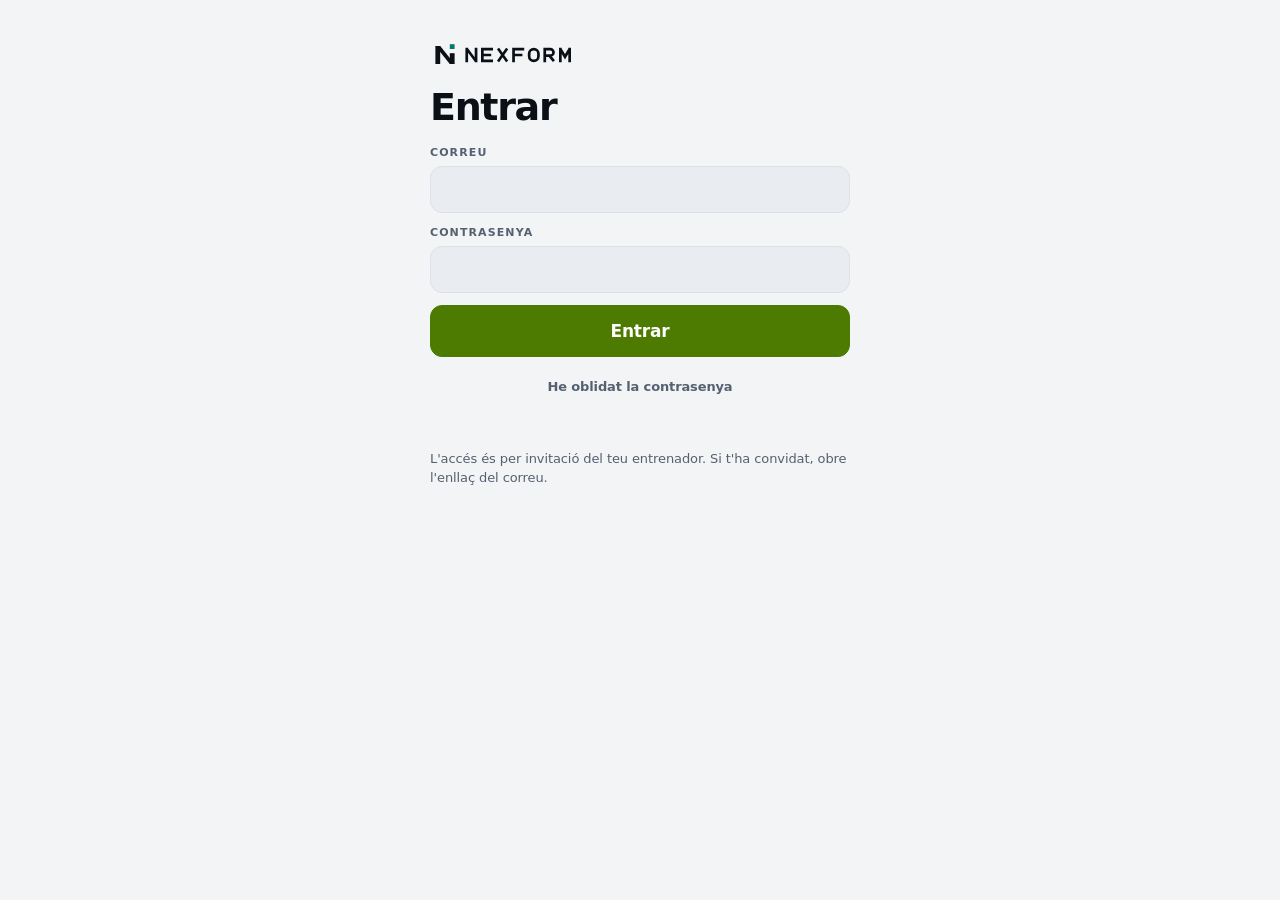
<file: index.html>
<!doctype html><html lang="ca"><head><meta charset="utf-8">
<meta http-equiv="Content-Security-Policy" content="default-src 'self'; script-src 'self'; style-src 'self' 'unsafe-inline' https://fonts.googleapis.com; font-src 'self' https://fonts.gstatic.com data:; img-src 'self' data: blob: https://tsgvbxvrufuqlbzekmwd.supabase.co; connect-src 'self' https://tsgvbxvrufuqlbzekmwd.supabase.co wss://tsgvbxvrufuqlbzekmwd.supabase.co; worker-src 'self'; manifest-src 'self'; media-src 'self' blob: data:; object-src 'none'; base-uri 'self'; form-action 'self'">
<meta name="viewport" content="width=device-width,initial-scale=1,viewport-fit=cover">
<meta name="theme-color" content="#07090D">
<meta name="apple-mobile-web-app-capable" content="yes">
<meta name="mobile-web-app-capable" content="yes">
<meta name="apple-mobile-web-app-status-bar-style" content="black-translucent">
<meta name="apple-mobile-web-app-title" content="NEXFORM">
<link rel="manifest" href="manifest.webmanifest">
<link rel="apple-touch-icon" href="apple-touch-icon.png?v=4">
<link rel="icon" href="icon-192.png?v=4">
<style>:root{box-sizing:border-box;padding-top:env(safe-area-inset-top,0px);padding-bottom:env(safe-area-inset-bottom,0px)}html{scroll-padding-top:env(safe-area-inset-top,0px)}body{margin:0;font:14px -apple-system,BlinkMacSystemFont,sans-serif}img{max-width:100%}[hidden]{display:none!important}
#login{position:fixed;inset:0;z-index:50;background:var(--bg,#07090D);color:var(--fg,#eef1f4);overflow:auto;padding:calc(40px + env(safe-area-inset-top,0px)) max(20px,env(safe-area-inset-right,0px)) 40px max(20px,env(safe-area-inset-left,0px))}
.lgin{max-width:420px;margin:0 auto;display:flex;flex-direction:column;gap:18px}
.lgbrand{display:flex;flex-direction:column;gap:8px;font-family:Inter,system-ui,sans-serif}.lgbrand .nxlogo{height:30px;width:auto;align-self:flex-start}.lgbrand i{font-style:normal;font-weight:600;font-size:12px;letter-spacing:.14em;text-transform:uppercase;color:var(--muted,#8B97A6)}</style>
<script src="vendor/supabase-2.45.4.js"></script>
<script src="store.js"></script>
</head><body>
<title>NEXFORM</title>

<link rel="preconnect" href="https://fonts.googleapis.com">
<link rel="preconnect" href="https://fonts.gstatic.com" crossorigin>
<link rel="stylesheet" href="https://fonts.googleapis.com/css2?family=Inter:ital,opsz,wght@0,14..32,400..900;1,14..32,500..900&display=swap">
<link rel="stylesheet" href="app.css?v=39">
<div id="splash" class="splash" aria-hidden="true"><div class="sp-in"><span class="sp-brand">NEXFORM</span><div class="sp-n"><span>3</span><span>2</span><span>1</span><span class="go">Som-hi!</span></div><p class="sp-f"></p></div></div>
<script src="splash.js"></script>

<div class="wrap">
  <header class="top" id="top"></header>
  <div id="status"></div>
  <div id="pend"></div>
  <main>
    <section id="v-avui"></section>
    <section id="v-pes" hidden></section>
    <section id="v-progres" hidden></section>
    <section id="v-setmana" hidden></section>
    <section id="v-any" hidden></section>
    <section id="v-nutricio" hidden></section>
    <section id="v-informes" hidden></section>
    <section id="v-clients" hidden></section>
    <section id="v-resum" hidden></section>
    <section id="v-rutines" hidden></section>
    <section id="v-pauta" hidden></section>
    <section id="v-fitxa" hidden></section>
    <section id="v-valoracio" hidden></section>
    <section id="v-cos" hidden></section>
    <section id="v-guia" hidden></section>
  </main>
</div>

<nav class="tabs" id="tabs" aria-label="Seccions">
  <div class="in">
    <a href="#avui" data-v="avui"><svg viewBox="0 0 24 24"><path d="M6.5 6.5v11M17.5 6.5v11M3.5 9v6M20.5 9v6M6.5 12h11"/></svg>Avui</a>
    <a href="#pes" data-v="pes"><svg viewBox="0 0 24 24"><rect x="4" y="4" width="16" height="16" rx="4"/><path d="M9 9.5a4 4 0 0 1 6 0M12 12l1.5-2.5"/></svg>Pes</a>
    <a href="#setmana" data-v="setmana"><svg viewBox="0 0 24 24"><rect x="4" y="5" width="16" height="15" rx="2"/><path d="M4 10h16M9 3v4M15 3v4"/></svg>Ritme</a>
    <a href="#nutricio" data-v="nutricio"><svg viewBox="0 0 24 24"><path d="M12 7c-1.5-2.5-6.5-2.5-7 2.5-.4 4.5 2.5 10.5 5 10.5 1 0 1.3-.6 2-.6s1 .6 2 .6c2.5 0 5.4-6 5-10.5C18.5 4.5 13.5 4.5 12 7z"/><path d="M12 7c0-2 1-3.5 3-4"/></svg>Menjar</a>
    <a href="#informes" data-v="informes"><svg viewBox="0 0 24 24"><circle cx="12" cy="8" r="4"/><path d="M4 21c0-4.4 3.6-7 8-7s8 2.6 8 7"/></svg>Jo</a>
  </div>
</nav>
<div class="wobar" id="wobar" hidden></div>
<div class="rest" id="rest" hidden></div>
<div class="rest-go" id="restgo" role="alertdialog" aria-live="assertive" aria-label="Descans acabat" hidden></div>
<div class="scrim" id="scrim" hidden><div class="sheet" id="sheet" role="dialog" aria-modal="true"></div></div>
<div id="toast" class="toast" hidden></div>
<input type="file" id="photo-in" accept="image/*" hidden>
<input type="file" id="pp-in" accept="image/*" hidden>
<input type="file" id="imp-in" accept="application/json,.json" hidden>
<div id="lb" class="lb" hidden><p id="lb-name"></p><img id="lb-img" alt=""><div class="actions"><button id="lb-change">Canviar foto</button><button class="primary" id="lb-close">Tancar</button></div></div>

<script src="vendor/chart-4.4.1.umd.js"></script>
<script src="coach.js"></script>
<script src="valoracio.js"></script>
<script src="senseapp.js"></script>
<script src="exphotos.js"></script>
<script src="jo.js"></script>
<script src="engage.js"></script>
<script src="evolution.js"></script>
<script src="app.js"></script>

</body></html>
</file>
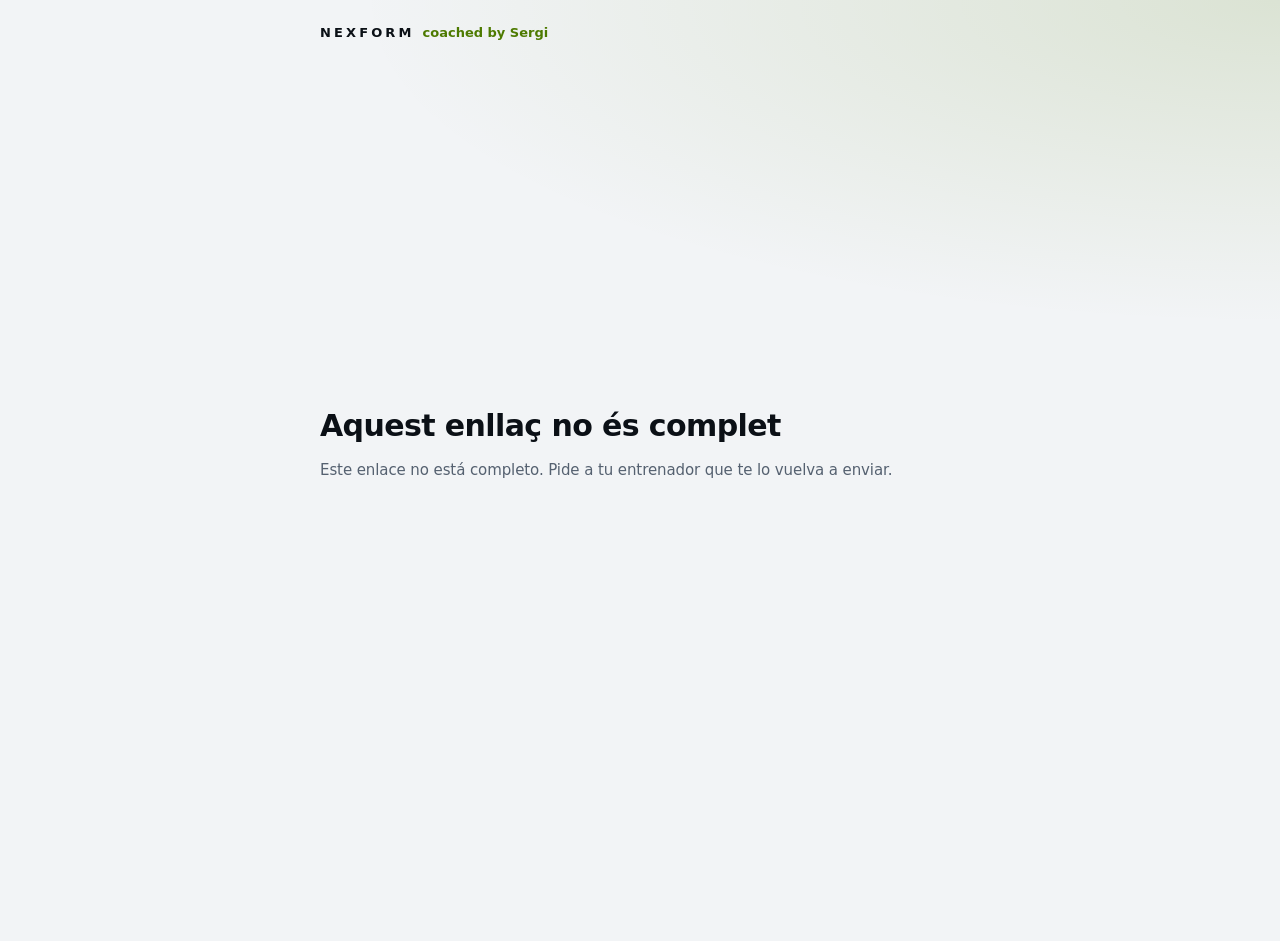
<file: formulari.html>
<!doctype html>
<html lang="ca">
<head>
<meta charset="utf-8">
<meta http-equiv="Content-Security-Policy" content="default-src 'self'; script-src 'self'; style-src 'self' 'unsafe-inline' https://fonts.googleapis.com; font-src 'self' https://fonts.gstatic.com data:; img-src 'self' data:; connect-src https://tsgvbxvrufuqlbzekmwd.supabase.co; object-src 'none'; base-uri 'self'; form-action 'none'">
<meta name="viewport" content="width=device-width,initial-scale=1,viewport-fit=cover">
<meta name="theme-color" content="#07090D">
<meta name="robots" content="noindex,nofollow">
<meta name="referrer" content="no-referrer">
<title>Valoració inicial · NEXFORM</title>
<link rel="icon" href="icon-192.png?v=4">
<link rel="preconnect" href="https://fonts.googleapis.com">
<link rel="preconnect" href="https://fonts.gstatic.com" crossorigin>
<link rel="stylesheet" href="https://fonts.googleapis.com/css2?family=Inter:ital,opsz,wght@0,14..32,400..900;1,14..32,500..900&display=swap">
<link rel="stylesheet" href="app.css?v=37">
<style>.fbrand{display:flex;align-items:center;gap:8px;font-weight:800;letter-spacing:.24em;font-size:13px;padding-block:16px 6px}.fbrand i{font-style:normal;font-weight:600;letter-spacing:0;color:var(--accent)}</style>
</head>
<body>
<div class="wrap">
  <div class="fbrand">NEXFORM <i>coached by Sergi</i></div>
  <main><section id="v-valoracio"><p class="sub">Carregant…</p></section></main>
</div>
<script src="formulari.js?v=3"></script>
<script src="valoracio.js?v=3"></script>
</body>
</html>
</file>
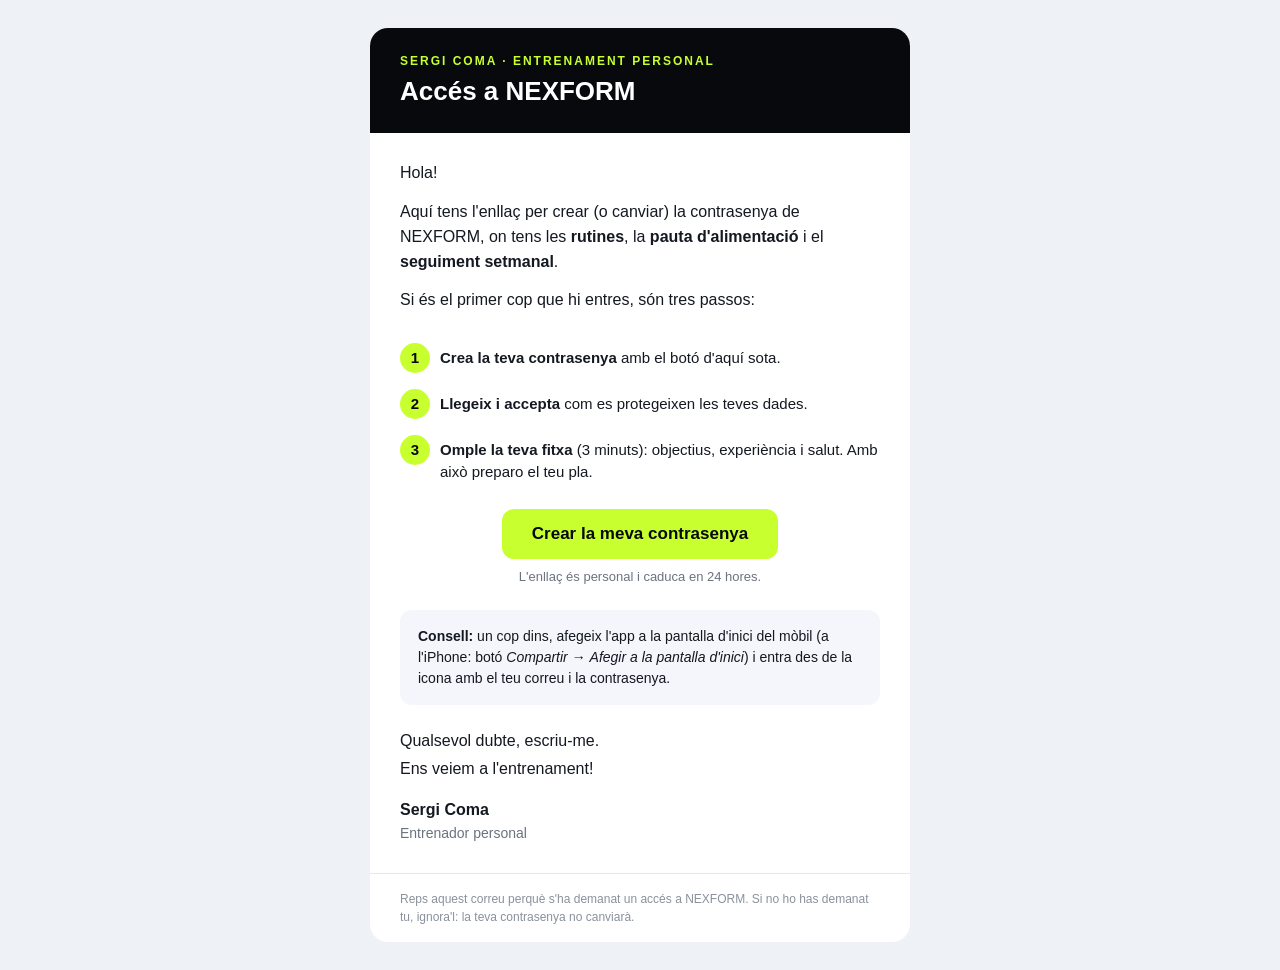
<file: emails/acces.html>
<!doctype html>
<html lang="ca">
<head>
<meta charset="utf-8">
<meta name="viewport" content="width=device-width,initial-scale=1">
<meta name="color-scheme" content="light only">
<title>Accés a NEXFORM</title>
</head>
<body style="margin:0;padding:0;background:#eef1f6;font-family:-apple-system,BlinkMacSystemFont,'Segoe UI',Roboto,Helvetica,Arial,sans-serif;color:#141821;">
<div style="display:none;max-height:0;overflow:hidden;">Crea o canvia la contrasenya per entrar a NEXFORM.</div>
<table role="presentation" width="100%" cellpadding="0" cellspacing="0" style="background:#eef1f6;">
<tr><td align="center" style="padding:28px 14px;">
  <table role="presentation" width="100%" cellpadding="0" cellspacing="0" style="max-width:540px;background:#ffffff;border-radius:18px;overflow:hidden;">
    <tr><td style="background:#07090D;padding:26px 30px;">
      <div style="font-size:12px;letter-spacing:2px;text-transform:uppercase;color:#C8FF2E;font-weight:700;">Sergi Coma · Entrenament personal</div>
      <div style="font-size:26px;line-height:1.2;color:#ffffff;font-weight:800;margin-top:8px;">Accés a NEXFORM</div>
    </td></tr>
    <tr><td style="padding:28px 30px 8px;font-size:16px;line-height:1.55;">
      <p style="margin:0 0 14px;">Hola!</p>
      <p style="margin:0 0 14px;">Aquí tens l'enllaç per crear (o canviar) la contrasenya de NEXFORM, on tens les <b>rutines</b>, la <b>pauta d'alimentació</b> i el <b>seguiment setmanal</b>.</p>
      <p style="margin:0 0 22px;">Si és el primer cop que hi entres, són tres passos:</p>
    </td></tr>
    <tr><td style="padding:0 30px;">
      <table role="presentation" width="100%" cellpadding="0" cellspacing="0">
        <tr><td width="40" valign="top" style="padding:0 0 16px;"><div style="width:30px;height:30px;border-radius:15px;background:#C8FF2E;color:#07090D;font-weight:800;font-size:15px;line-height:30px;text-align:center;">1</div></td>
            <td valign="top" style="padding:4px 0 16px;font-size:15px;line-height:1.45;"><b>Crea la teva contrasenya</b> amb el botó d'aquí sota.</td></tr>
        <tr><td width="40" valign="top" style="padding:0 0 16px;"><div style="width:30px;height:30px;border-radius:15px;background:#C8FF2E;color:#07090D;font-weight:800;font-size:15px;line-height:30px;text-align:center;">2</div></td>
            <td valign="top" style="padding:4px 0 16px;font-size:15px;line-height:1.45;"><b>Llegeix i accepta</b> com es protegeixen les teves dades.</td></tr>
        <tr><td width="40" valign="top" style="padding:0 0 16px;"><div style="width:30px;height:30px;border-radius:15px;background:#C8FF2E;color:#07090D;font-weight:800;font-size:15px;line-height:30px;text-align:center;">3</div></td>
            <td valign="top" style="padding:4px 0 16px;font-size:15px;line-height:1.45;"><b>Omple la teva fitxa</b> (3 minuts): objectius, experiència i salut. Amb això preparo el teu pla.</td></tr>
      </table>
    </td></tr>
    <tr><td align="center" style="padding:10px 30px 26px;">
      <a href="{{ .ConfirmationURL }}" style="display:inline-block;background:#C8FF2E;color:#07090D;text-decoration:none;font-weight:700;font-size:17px;padding:15px 30px;border-radius:12px;">Crear la meva contrasenya</a>
      <div style="font-size:13px;color:#6b7280;margin-top:10px;">L'enllaç és personal i caduca en 24 hores.</div>
    </td></tr>
    <tr><td style="padding:0 30px 24px;">
      <div style="background:#f4f6fb;border-radius:12px;padding:16px 18px;font-size:14px;line-height:1.5;">
        <b>Consell:</b> un cop dins, afegeix l'app a la pantalla d'inici del mòbil (a l'iPhone: botó <i>Compartir</i> → <i>Afegir a la pantalla d'inici</i>) i entra des de la icona amb el teu correu i la contrasenya.
      </div>
    </td></tr>
    <tr><td style="padding:0 30px 28px;font-size:16px;line-height:1.55;">
      <p style="margin:0 0 4px;">Qualsevol dubte, escriu-me.</p>
      <p style="margin:0;">Ens veiem a l'entrenament!</p>
      <p style="margin:16px 0 0;font-weight:700;">Sergi Coma</p>
      <p style="margin:0;color:#6b7280;font-size:14px;">Entrenador personal</p>
    </td></tr>
    <tr><td style="border-top:1px solid #e5e7eb;padding:16px 30px;font-size:12px;line-height:1.5;color:#8a919c;">
      Reps aquest correu perquè s'ha demanat un accés a NEXFORM. Si no ho has demanat tu, ignora'l: la teva contrasenya no canviarà.
    </td></tr>
  </table>
</td></tr>
</table>
</body>
</html>
</file>
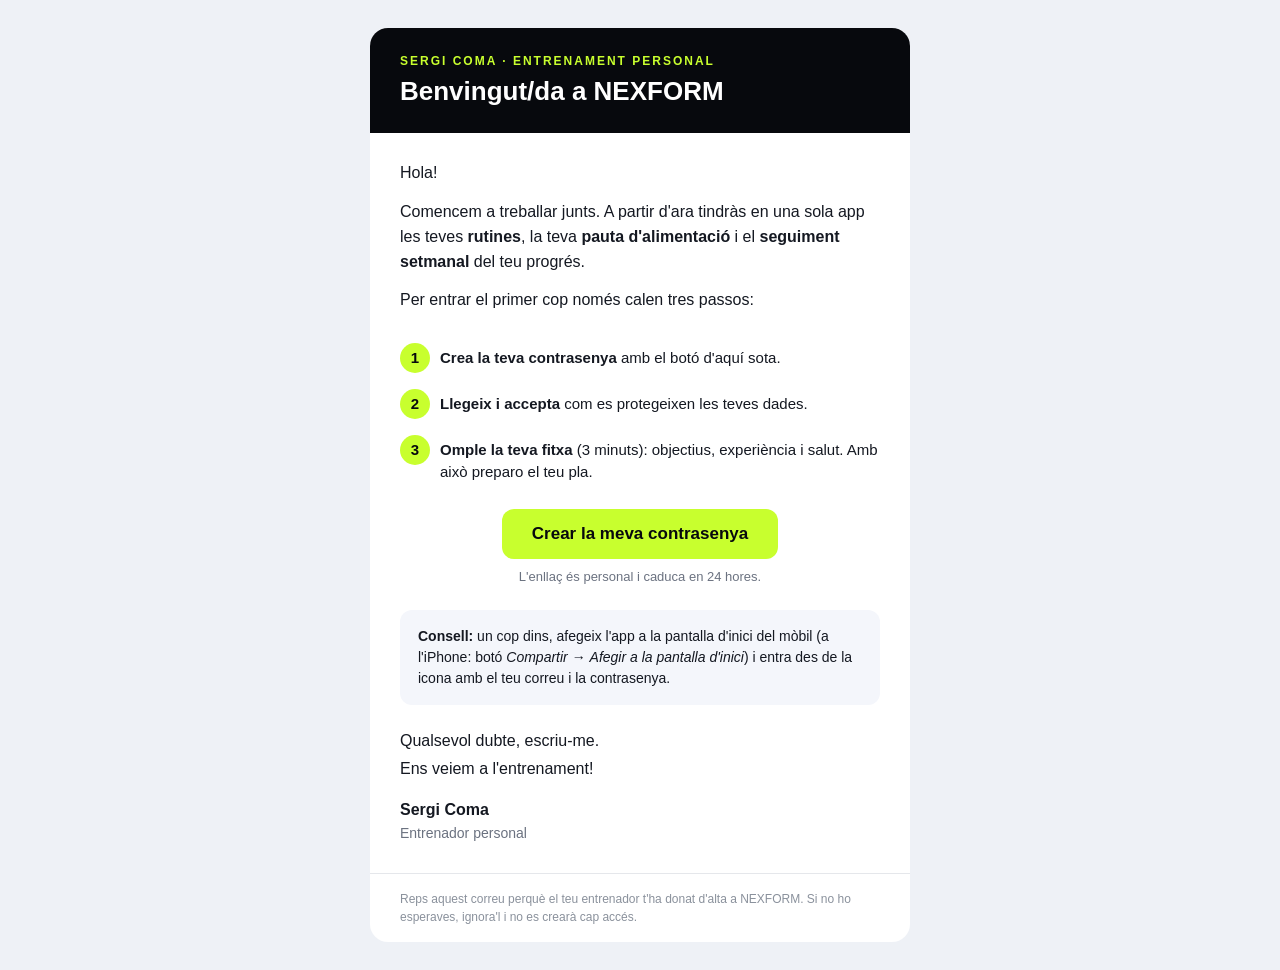
<file: emails/benvinguda.html>
<!doctype html>
<html lang="ca">
<head>
<meta charset="utf-8">
<meta name="viewport" content="width=device-width,initial-scale=1">
<meta name="color-scheme" content="light only">
<title>Benvinguda a NEXFORM</title>
</head>
<body style="margin:0;padding:0;background:#eef1f6;font-family:-apple-system,BlinkMacSystemFont,'Segoe UI',Roboto,Helvetica,Arial,sans-serif;color:#141821;">
<div style="display:none;max-height:0;overflow:hidden;">Ja tens accés a les teves rutines, la teva pauta i el seguiment. Crea la contrasenya per començar.</div>
<table role="presentation" width="100%" cellpadding="0" cellspacing="0" style="background:#eef1f6;">
<tr><td align="center" style="padding:28px 14px;">
  <table role="presentation" width="100%" cellpadding="0" cellspacing="0" style="max-width:540px;background:#ffffff;border-radius:18px;overflow:hidden;">
    <tr><td style="background:#07090D;padding:26px 30px;">
      <div style="font-size:12px;letter-spacing:2px;text-transform:uppercase;color:#C8FF2E;font-weight:700;">Sergi Coma · Entrenament personal</div>
      <div style="font-size:26px;line-height:1.2;color:#ffffff;font-weight:800;margin-top:8px;">Benvingut/da a NEXFORM</div>
    </td></tr>
    <tr><td style="padding:28px 30px 8px;font-size:16px;line-height:1.55;">
      <p style="margin:0 0 14px;">Hola!</p>
      <p style="margin:0 0 14px;">Comencem a treballar junts. A partir d'ara tindràs en una sola app les teves <b>rutines</b>, la teva <b>pauta d'alimentació</b> i el <b>seguiment setmanal</b> del teu progrés.</p>
      <p style="margin:0 0 22px;">Per entrar el primer cop només calen tres passos:</p>
    </td></tr>
    <tr><td style="padding:0 30px;">
      <table role="presentation" width="100%" cellpadding="0" cellspacing="0">
        <tr><td width="40" valign="top" style="padding:0 0 16px;"><div style="width:30px;height:30px;border-radius:15px;background:#C8FF2E;color:#07090D;font-weight:800;font-size:15px;line-height:30px;text-align:center;">1</div></td>
            <td valign="top" style="padding:4px 0 16px;font-size:15px;line-height:1.45;"><b>Crea la teva contrasenya</b> amb el botó d'aquí sota.</td></tr>
        <tr><td width="40" valign="top" style="padding:0 0 16px;"><div style="width:30px;height:30px;border-radius:15px;background:#C8FF2E;color:#07090D;font-weight:800;font-size:15px;line-height:30px;text-align:center;">2</div></td>
            <td valign="top" style="padding:4px 0 16px;font-size:15px;line-height:1.45;"><b>Llegeix i accepta</b> com es protegeixen les teves dades.</td></tr>
        <tr><td width="40" valign="top" style="padding:0 0 16px;"><div style="width:30px;height:30px;border-radius:15px;background:#C8FF2E;color:#07090D;font-weight:800;font-size:15px;line-height:30px;text-align:center;">3</div></td>
            <td valign="top" style="padding:4px 0 16px;font-size:15px;line-height:1.45;"><b>Omple la teva fitxa</b> (3 minuts): objectius, experiència i salut. Amb això preparo el teu pla.</td></tr>
      </table>
    </td></tr>
    <tr><td align="center" style="padding:10px 30px 26px;">
      <a href="{{ .ConfirmationURL }}" style="display:inline-block;background:#C8FF2E;color:#07090D;text-decoration:none;font-weight:700;font-size:17px;padding:15px 30px;border-radius:12px;">Crear la meva contrasenya</a>
      <div style="font-size:13px;color:#6b7280;margin-top:10px;">L'enllaç és personal i caduca en 24 hores.</div>
    </td></tr>
    <tr><td style="padding:0 30px 24px;">
      <div style="background:#f4f6fb;border-radius:12px;padding:16px 18px;font-size:14px;line-height:1.5;">
        <b>Consell:</b> un cop dins, afegeix l'app a la pantalla d'inici del mòbil (a l'iPhone: botó <i>Compartir</i> → <i>Afegir a la pantalla d'inici</i>) i entra des de la icona amb el teu correu i la contrasenya.
      </div>
    </td></tr>
    <tr><td style="padding:0 30px 28px;font-size:16px;line-height:1.55;">
      <p style="margin:0 0 4px;">Qualsevol dubte, escriu-me.</p>
      <p style="margin:0;">Ens veiem a l'entrenament!</p>
      <p style="margin:16px 0 0;font-weight:700;">Sergi Coma</p>
      <p style="margin:0;color:#6b7280;font-size:14px;">Entrenador personal</p>
    </td></tr>
    <tr><td style="border-top:1px solid #e5e7eb;padding:16px 30px;font-size:12px;line-height:1.5;color:#8a919c;">
      Reps aquest correu perquè el teu entrenador t'ha donat d'alta a NEXFORM. Si no ho esperaves, ignora'l i no es crearà cap accés.
    </td></tr>
  </table>
</td></tr>
</table>
</body>
</html>
</file>
<file: app.css>
/* NEXFORM · estils de l'app (abans dins d'index.html). Els fa servir també formulari.html. */
/* Layout: app mòbil fosca d'una columna. Inici amb la rutina del dia; mode sessió amb un exercici cada vegada i barra d'accions fixa a baix */
:root{
  --bg:#07090D; --surface:#121821; --raise:#1B2330; --fg:#EDF2F7; --muted:#8B97A6; --line:#263040;
  --accent:#C8FF2E; --accent-2:#22E3D2; --accent-ink:#07090D; --accent-soft:#1E2A0E;
  --grad:linear-gradient(135deg,#C8FF2E 0%,#22E3D2 100%);
  --good:#3ecf8e; --good-ink:#06281a; --good-soft:#11291f; --warn:#FFB23F; --warn-soft:#30250f; --bad:#FF4F64; --bad-soft:#341619;
  --logo-n:#C8FF2E; --logo-s:#22E3D2; --cta:var(--grad); --cta-ink:#07090D;
  --display:"Inter","Inter Display",system-ui,-apple-system,"Segoe UI",sans-serif;
  --body:"Inter",system-ui,-apple-system,"Segoe UI",sans-serif;
  color-scheme:dark;
}
@media (prefers-color-scheme: light){:root:not([data-theme="dark"]){
  --bg:#F2F4F6; --surface:#ffffff; --raise:#E9EDF1; --fg:#0B1016; --muted:#556170; --line:#DCE1E7;
  --accent:#4D7A00; --accent-2:#007A70; --accent-ink:#ffffff; --accent-soft:#E8F3D2; --grad:linear-gradient(135deg,#4D7A00 0%,#007A70 100%); --logo-n:#0B1016; --logo-s:#007A70; --cta:linear-gradient(135deg,#C8FF2E 0%,#A6F01C 100%); --cta-ink:#07090D;
  --good:#13804f; --good-ink:#ffffff; --good-soft:#dcf3e7; --warn:#9a5b00; --warn-soft:#fbeed6; --bad:#c62828; --bad-soft:#fde3e3; color-scheme:light }}
:root[data-theme="light"]{
  --bg:#F2F4F6; --surface:#ffffff; --raise:#E9EDF1; --fg:#0B1016; --muted:#556170; --line:#DCE1E7;
  --accent:#4D7A00; --accent-2:#007A70; --accent-ink:#ffffff; --accent-soft:#E8F3D2; --grad:linear-gradient(135deg,#4D7A00 0%,#007A70 100%); --logo-n:#0B1016; --logo-s:#007A70; --cta:linear-gradient(135deg,#C8FF2E 0%,#A6F01C 100%); --cta-ink:#07090D;
  --good:#13804f; --good-ink:#ffffff; --good-soft:#dcf3e7; --warn:#9a5b00; --warn-soft:#fbeed6; --bad:#c62828; --bad-soft:#fde3e3; color-scheme:light }

*{box-sizing:border-box;-webkit-tap-highlight-color:transparent}
body{background:var(--bg);color:var(--fg);font-family:var(--body);font-size:16px;line-height:1.45;
  padding-left:max(16px,env(safe-area-inset-left,0px));padding-right:max(16px,env(safe-area-inset-right,0px));
  padding-block:0 calc(104px + env(safe-area-inset-bottom,0px))}
body::before{content:"";position:fixed;inset:0 0 auto;height:env(safe-area-inset-top,0px);z-index:10;background:var(--bg)}
.wrap{max-width:640px;margin:0 auto}
h1,h2,h3{font-family:var(--display);margin:0;line-height:1.02;text-wrap:balance}
h1{font-size:40px;font-weight:800;text-transform:uppercase;letter-spacing:.01em}
h1 em,h2 em,.em{font-style:italic;font-weight:800;background:var(--grad);-webkit-background-clip:text;background-clip:text;color:transparent;padding-right:.08em}
body{background-image:radial-gradient(120% 60% at 100% 0%,color-mix(in srgb,var(--accent) 14%,transparent) 0%,transparent 60%);background-attachment:fixed}
h2{font-size:30px;font-weight:700;text-transform:uppercase;letter-spacing:.02em}
h3{font-size:21px;font-weight:700;letter-spacing:.01em}
.lbl{font-size:12px;text-transform:uppercase;letter-spacing:.09em;color:var(--muted);font-weight:600}
.sub{color:var(--muted);margin:0;font-size:15px}
.num{font-variant-numeric:tabular-nums}
.big{font-family:var(--display);font-weight:800;font-variant-numeric:tabular-nums}
.stack{display:flex;flex-direction:column;gap:12px}
.row{display:flex;gap:10px;flex-wrap:wrap;align-items:flex-end}
.row>*{flex:1 1 140px;min-width:0}
label.f{display:flex;flex-direction:column;gap:5px}
input,select,textarea{font:inherit;color:var(--fg);background:var(--raise);border:1px solid var(--line);border-radius:12px;padding:11px 12px;width:100%;min-width:0}
textarea{min-height:84px;resize:vertical}
:focus-visible{outline:2px solid var(--accent);outline-offset:2px}
button{font:inherit;cursor:pointer;border-radius:12px;border:1px solid var(--line);background:var(--raise);color:var(--fg);padding:11px 16px;font-weight:600;touch-action:manipulation}
button.primary{background:var(--accent);border-color:var(--accent);color:var(--accent-ink)}
button.good{background:var(--good);border-color:var(--good);color:var(--good-ink)}
button.ghost{background:transparent;border-style:dashed;color:var(--muted)}
button.plain{background:transparent;border-color:transparent;color:var(--muted);padding:8px 10px}
button.danger{color:var(--bad);background:transparent}
button:disabled{opacity:.5;cursor:default}
.card{background:var(--surface);border:1px solid var(--line);border-radius:18px;padding:16px}
.empty{border:1px dashed var(--line);border-radius:18px;padding:24px 16px;color:var(--muted);text-align:center}
.empty b{color:var(--fg);display:block;margin-bottom:4px;font-family:var(--display);font-size:22px;font-weight:700}
.note{padding:11px 14px;border-radius:12px;font-size:14px;background:var(--warn-soft);color:var(--fg);border:1px solid var(--line)}
#status{margin-top:12px} #status:empty{display:none}
.up{color:var(--good)} .down{color:var(--bad)}

/* capçalera */
.top{position:sticky;top:env(safe-area-inset-top,0px);z-index:6;background:var(--bg);display:flex;align-items:center;justify-content:space-between;gap:10px;padding-block:12px 10px}
.brand{font-family:var(--display);font-weight:800;font-size:19px;letter-spacing:.06em;text-transform:uppercase;white-space:nowrap}
.brand i{font-style:normal;color:var(--accent)}.brand{display:inline-flex;align-items:center;gap:8px}.brand .nxlogo{height:17px;width:auto;flex:none}
.top .lbl{text-align:right}
.wotop{display:grid;grid-template-columns:1fr auto 1fr;align-items:center;gap:8px;width:100%}
.wotop .clock{font-family:var(--display);font-size:28px;font-weight:800;font-variant-numeric:tabular-nums;display:flex;align-items:center;gap:8px}
.dot{width:9px;height:9px;border-radius:50%;background:var(--bad);animation:pulse 1.4s infinite;flex-shrink:0}
@keyframes pulse{50%{opacity:.25}}
.wotop .pos{border-radius:999px;padding:7px 14px;font-family:var(--display);font-size:18px;font-weight:700}
.wotop .fin{justify-self:end;padding:9px 14px}
.live{display:flex;align-items:center;justify-content:space-between;gap:10px;background:var(--accent-soft);border:1px solid var(--accent);border-radius:14px;padding:10px 12px;margin-top:4px}
.live span{display:flex;align-items:center;gap:8px;font-weight:600}

/* inici */
.hello{display:flex;flex-direction:column;gap:2px;margin:6px 0 14px}
.hero{background:linear-gradient(160deg,var(--raise) 0%,var(--surface) 55%);border:1px solid var(--line);border-radius:22px;box-shadow:0 20px 50px -30px #000;padding:18px;display:flex;flex-direction:column;gap:14px;position:relative;overflow:hidden}
.hero::before{content:"";position:absolute;right:-60px;top:-60px;width:180px;height:180px;border-radius:50%;border:26px solid var(--accent-soft);pointer-events:none}
.hero>*{position:relative;z-index:1}
.hero-top{display:flex;gap:10px;align-items:center;justify-content:space-between;flex-wrap:wrap;position:relative;z-index:1}
.tag{display:inline-block;font-family:var(--display);font-size:15px;font-weight:700;letter-spacing:.08em;text-transform:uppercase;color:var(--cta-ink);background:var(--cta);padding:3px 10px;border-radius:999px}
.hero h2{font-size:36px;position:relative;z-index:1}
.plist{list-style:none;margin:0;padding:0;display:flex;flex-direction:column}
.plist li{display:grid;grid-template-columns:24px minmax(0,1fr) 26px;gap:4px 10px;align-items:center;padding:10px 0;border-top:1px solid var(--line)}
.plist .txt{min-width:0;display:flex;flex-direction:column;gap:2px}
.plist .k{font-family:var(--display);font-weight:700;color:var(--muted);font-size:17px}
.plist .nm{font-weight:600;font-size:15px;line-height:1.2;min-width:0}
.plist .tg{font-size:14px;color:var(--muted)}
.bd{display:inline-flex;align-items:center;justify-content:center;width:26px;height:26px;border-radius:8px;font-weight:700;font-size:14px;background:var(--raise);color:var(--muted)}
.bd.up{background:var(--good-soft);color:var(--good)} .bd.down{background:var(--bad-soft);color:var(--bad)}
button.go{font-family:var(--display);font-size:24px;font-weight:800;letter-spacing:.08em;text-transform:uppercase;padding:16px;border-radius:16px;background:var(--cta);border:0;box-shadow:0 10px 30px -8px color-mix(in srgb,var(--accent) 70%,transparent);color:var(--cta-ink);display:flex;align-items:center;justify-content:center;gap:10px}
.chips{display:flex;gap:8px;overflow-x:auto;padding-bottom:2px;scrollbar-width:none}
.chips::-webkit-scrollbar{display:none}
.chips button{flex:0 0 auto;border-radius:999px;padding:8px 14px;font-size:14px;color:var(--muted)}
.chips button.on{background:var(--fg);color:var(--bg);border-color:var(--fg)}
.chips button.done{background:var(--good-soft);color:var(--good);border-color:var(--good);font-weight:700}
.chips button.todo{color:var(--accent);border-color:var(--accent);font-weight:700}
.chips button.on.done{background:var(--good);color:var(--good-ink);border-color:var(--good)}
.chips button.on.todo{background:var(--accent);color:var(--accent-ink);border-color:var(--accent)}
.wkr .chips{flex-wrap:wrap;overflow:visible}
.wkr-st{margin-top:6px;font-size:14px;color:var(--muted)}.wkr-st b{color:var(--fg)}
.done-banner{display:flex;align-items:center;gap:12px;background:var(--good-soft);border:1px solid var(--good);border-radius:18px;padding:14px 16px}
.done-banner .ok{flex-shrink:0;width:38px;height:38px;border-radius:50%;background:var(--good);color:var(--good-ink);display:flex;align-items:center;justify-content:center;font-size:20px;font-weight:800}
.done-banner>div{min-width:0}
.subnav{display:flex;gap:4px;padding:4px;margin:0 0 14px;background:var(--raise);border:1px solid var(--line);border-radius:14px}
.subnav a{flex:1;text-align:center;padding:9px 6px;border-radius:10px;font-weight:700;font-size:14px;color:var(--muted);text-decoration:none}
.subnav a.on{background:var(--surface);color:var(--fg);box-shadow:0 1px 4px rgba(0,0,0,.18)}
.rest-day{position:relative;overflow:hidden;display:flex;flex-direction:column;gap:14px;padding:18px;border-radius:22px;border:1px solid color-mix(in srgb,var(--good) 45%,var(--line));background:linear-gradient(160deg,var(--good-soft) 0%,var(--surface) 70%);box-shadow:0 20px 50px -34px #000}
.rest-day::before{content:"";position:absolute;right:-56px;top:-56px;width:170px;height:170px;border-radius:50%;border:24px solid color-mix(in srgb,var(--good) 18%,transparent);pointer-events:none}
.rest-day>*{position:relative;z-index:1}
.rd-top{display:flex;align-items:center;gap:12px}
.rd-moon{flex-shrink:0;width:52px;height:52px;border-radius:50%;display:flex;align-items:center;justify-content:center;font-size:26px;background:var(--surface);border:1px solid var(--line)}
.rest-day h2{font-size:30px;margin:2px 0 0}.rest-day h2 em{color:var(--good);font-style:italic}
.rd-txt{margin:0;font-size:15px;line-height:1.4;color:var(--fg)}
.rd-goals{display:grid;grid-template-columns:1fr 1fr;gap:8px}
.rdg{display:flex;flex-direction:column;align-items:flex-start;gap:3px;padding:12px;border-radius:16px;border:1px solid var(--line);background:var(--surface);text-align:left;color:var(--fg);min-height:96px}
.rdg .rdi{font-size:22px;line-height:1;margin-bottom:4px}.rdg b{font-size:15px}.rdg small{font-size:12px;color:var(--muted);line-height:1.3}
.rdg.ok{background:var(--good-soft);border-color:var(--good)}.rdg.ok .rdi{width:26px;height:26px;border-radius:50%;background:var(--good);color:var(--good-ink);display:flex;align-items:center;justify-content:center;font-size:15px;font-weight:800}
.rd-foot{display:flex;align-items:center;justify-content:space-between;gap:10px;flex-wrap:wrap}.rd-foot .sub{font-size:14px}.rd-foot button{color:var(--accent);font-weight:700}
.welcome-rep .wr-sec{display:flex;gap:12px;align-items:flex-start}.welcome-rep .wr-ico{flex-shrink:0;width:36px;height:36px;border-radius:12px;background:var(--accent-soft);display:flex;align-items:center;justify-content:center;font-size:18px}
.pe-doc{border:1px solid var(--line);border-radius:12px;padding:10px;display:flex;flex-direction:column;gap:8px;background:var(--surface)}.pe-doc.off{opacity:.55}.pe-doc.off span{text-decoration:line-through}
.pe-sets{display:flex;flex-wrap:wrap;gap:8px}.pe-set{display:flex;align-items:flex-end;gap:6px}.pe-set>b{font-size:13px;color:var(--muted);padding-bottom:10px}
.pe-f{display:flex;flex-direction:column;gap:2px;font-size:11px;color:var(--muted)}.pe-f input{height:38px;padding:4px 8px;font-size:15px}
.bgrid{display:grid;grid-template-columns:1fr 1fr;gap:10px}.bgrid small.sub{font-size:11px}
.pp3{display:grid;grid-template-columns:repeat(3,1fr);gap:8px}
.ppslot{display:flex;flex-direction:column;align-items:center;justify-content:center;gap:4px;aspect-ratio:3/4;height:auto;padding:0;border:1.5px dashed var(--line);border-radius:14px;background:var(--surface);overflow:hidden;position:relative;margin:0}
.ppslot span{font-size:26px;color:var(--accent)} .ppslot b{font-size:12px}
.ppslot.has{border-style:solid} .ppslot.has img{position:absolute;inset:0;width:100%;height:100%;object-fit:cover} .ppslot.has b{position:absolute;bottom:6px;left:6px;background:rgba(0,0,0,.55);color:#fff;padding:2px 8px;border-radius:8px}
.ppcmp{display:grid;grid-template-columns:1fr 1fr;gap:8px}.ppcmp figure{margin:0}.ppcmp img{width:100%;aspect-ratio:3/4;object-fit:cover;border-radius:12px;background:var(--line)}.ppcmp figcaption{font-size:12px;color:var(--muted);text-align:center;margin-top:4px}
.ppseg{display:flex;gap:4px}.ppseg button{padding:4px 10px;min-height:0;height:auto;border-radius:999px;font-size:13px}.ppseg button.on{background:var(--accent-soft);color:var(--accent);font-weight:700}
.gcar{display:flex;gap:12px;overflow-x:auto;scroll-snap-type:x mandatory;margin:0 -16px;padding:0 16px 4px;scrollbar-width:none}.gcar::-webkit-scrollbar{display:none}
.gslide{flex:0 0 84%;scroll-snap-align:center;background:var(--surface);border:1px solid var(--line);border-radius:20px;padding:14px;display:flex;flex-direction:column;gap:12px}
.gvis{background:var(--raise);border-radius:14px;padding:14px;min-height:150px;display:flex;align-items:center;justify-content:center}
.gtx{display:flex;gap:10px;align-items:flex-start}.gtx b{font-size:18px}.gtx p{margin:2px 0 0;font-size:14px;color:var(--muted);line-height:1.4}
.gn{flex-shrink:0;width:30px;height:30px;border-radius:50%;background:var(--accent);color:var(--accent-ink);font-weight:800;display:flex;align-items:center;justify-content:center}
.gslide .gbtn{text-align:center;margin-top:auto}
.gdots{display:flex;justify-content:center;gap:6px;margin-top:-4px}.gdots i{width:7px;height:7px;border-radius:50%;background:var(--line);transition:.2s}.gdots i.on{width:20px;border-radius:4px;background:var(--accent)}
.gm{width:100%;max-width:240px;background:var(--surface);border-radius:12px;padding:10px 12px;display:flex;flex-direction:column;gap:6px;font-size:13px;box-shadow:0 2px 10px rgba(0,0,0,.12)}
.gm small{color:var(--muted);font-size:11px}.gm-t{font-size:14px}
.gm-set{display:grid;grid-template-columns:1fr 1fr 26px;align-items:center;gap:6px;padding:5px 8px;border-radius:8px;background:var(--raise)}
.gm-set i{width:22px;height:22px;border-radius:50%;border:2px solid var(--line);display:flex;align-items:center;justify-content:center;font-style:normal;font-size:12px}
.gm-set.ok{background:var(--good-soft)}.gm-set.ok i{background:var(--good);border-color:var(--good);color:var(--good-ink)}
.gm-btn{align-self:stretch;text-align:center;padding:6px;border-radius:8px;background:var(--accent);color:var(--accent-ink);font-weight:700}
.gm-c{align-items:center}.gm-step{display:flex;align-items:center;gap:14px}.gm-step span{width:30px;height:30px;border-radius:50%;background:var(--raise);display:flex;align-items:center;justify-content:center;font-weight:700}.gm-step b{font-size:30px;font-variant-numeric:tabular-nums}
.gm-spark{width:100%;height:30px}.gm-spark polyline{fill:none;stroke:var(--accent);stroke-width:3;stroke-linecap:round;stroke-linejoin:round}
.gm-row{display:flex;justify-content:space-between;padding:4px 0;border-bottom:1px solid var(--line)}.gm-eq{font-size:11px;color:var(--accent);margin:-4px 0 0}
.gm-ci{display:flex;align-items:center;gap:4px}.gm-ci span{flex:1}.gm-ci i{width:14px;height:14px;border-radius:50%;background:var(--line)}.gm-ci i.on{background:var(--accent)}
.gm-ph{display:grid;grid-template-columns:repeat(3,1fr);gap:6px;margin-top:4px}.gm-ph span{aspect-ratio:3/4;border-radius:8px;border:1.5px dashed var(--line);display:flex;align-items:center;justify-content:center;font-size:18px}
.gbar{display:grid;grid-template-columns:repeat(5,1fr);gap:4px;text-align:center}.gbar a{display:flex;flex-direction:column;align-items:center;gap:2px;text-decoration:none;color:var(--fg);padding:6px 0;border-radius:12px}
.gbar svg{width:26px;height:26px;fill:none;stroke:var(--accent);stroke-width:1.8;stroke-linecap:round;stroke-linejoin:round}.gbar b{font-size:12px}.gbar small{font-size:10px;color:var(--muted);line-height:1.2}
.gprog{display:flex;align-items:center;gap:4px}.gprog>div{flex:1;background:var(--raise);border-radius:12px;padding:8px 4px;text-align:center;display:flex;flex-direction:column;gap:2px}
.gprog small{font-size:10px;color:var(--muted)}.gprog b{font-size:13px;font-variant-numeric:tabular-nums}.gprog span{font-size:11px;color:var(--muted)}.gprog i{font-style:normal;color:var(--muted)}
.gprog .up{background:var(--good-soft)}.gprog .up span{color:var(--good);font-weight:700}
.gai{display:flex;gap:10px;align-items:center;background:var(--accent-soft);border-radius:16px;padding:12px;font-size:14px}.gai small{color:var(--muted)}
.gav{flex-shrink:0;width:36px;height:36px;border-radius:50%;background:var(--accent);color:var(--accent-ink);font-weight:800;display:flex;align-items:center;justify-content:center}
.gtips{display:flex;flex-wrap:wrap;gap:8px}.gtips span{background:var(--raise);border-radius:999px;padding:6px 12px;font-size:13px}
.guidec{display:flex;align-items:center;gap:10px}.gbtn{padding:10px 14px;border-radius:12px;background:var(--accent);color:var(--accent-ink);font-weight:700;text-decoration:none;font-size:14px;white-space:nowrap}.guidec button{padding:4px 8px;min-height:0;height:auto}
.welcome-rep .wr-sec p{margin:2px 0 0;font-size:14px;line-height:1.45;color:var(--muted)}
.quick{display:flex;align-items:center;justify-content:space-between;gap:12px;flex-wrap:wrap}
.quick .val{font-family:var(--display);font-size:34px;font-weight:800;line-height:1}
.quick .val small{font-size:17px;color:var(--muted);font-weight:600}
.mini{display:grid;grid-template-columns:repeat(7,minmax(0,1fr));gap:6px;text-align:center}
.mini a{text-decoration:none;color:var(--fg);display:flex;flex-direction:column;align-items:center;gap:4px;padding:8px 0;border-radius:12px}
.mini a.today{background:var(--raise)}
.mini .w{font-size:11px;color:var(--muted);font-weight:600;text-transform:uppercase}
.mini .d{font-family:var(--display);font-size:20px;font-weight:700;line-height:1}
.mini i,.day i{width:8px;height:8px;border-radius:50%}
i.done{background:var(--good)} i.plan{border:2px solid var(--accent)} i.miss{background:var(--line)} i.none{visibility:hidden}

/* stepper */
.step{display:grid;grid-template-columns:32px minmax(0,1fr) 32px;align-items:center;background:var(--raise);border:1px solid var(--line);border-radius:14px;overflow:hidden;min-width:0}
.step button{border:0;border-radius:0;background:transparent;padding:0;height:48px;font-size:24px;font-weight:500;color:var(--muted)}
.step button:active{background:var(--line)}
.step input{border:0;border-radius:0;background:transparent;text-align:center;padding:0;height:48px;font-family:var(--display);font-size:23px;letter-spacing:-.01em;font-weight:700;font-variant-numeric:tabular-nums}
.step input.t{color:var(--accent)}
.step.lg{grid-template-columns:56px minmax(0,1fr) 56px}
.step.lg button,.step.lg input{height:64px} .step.lg input{font-size:36px}

/* mode sessió */
.seg{display:flex;gap:4px;margin:2px 0 14px}
.seg button{flex:1 1 0;height:6px;padding:0;border:0;border-radius:3px;background:var(--line)}
.seg button.part{background:var(--accent-soft)} .seg button.done{background:var(--good)} .seg button.cur{background:var(--accent)}
.photo{display:block;width:100%;max-width:100%;aspect-ratio:16/10;border-radius:18px;overflow:hidden;background:var(--raise);border:1px dashed var(--line);padding:0;color:var(--muted);font-weight:600}
.photo img{width:100%;height:100%;object-fit:cover;display:block}
.photo.has{border-style:solid}
.stockph{margin:0}.stockph .sp2{display:grid;grid-template-columns:1fr 1fr;gap:4px;border-radius:18px;overflow:hidden;background:var(--raise)}
.stockph img{width:100%;aspect-ratio:3/2;object-fit:cover;display:block}
.stockph figcaption{font-size:12px;color:var(--muted);margin-top:6px;text-align:center}
.linkb{background:none;border:0;padding:0;color:var(--accent);font:inherit;font-weight:600;text-decoration:underline;cursor:pointer;min-height:0;height:auto}
.photo.small{aspect-ratio:auto;height:76px;display:flex;align-items:center;justify-content:center;gap:8px;font-size:14px}
.exhead{display:flex;justify-content:space-between;align-items:flex-start;gap:10px}
.exhead>div{min-width:0;display:flex;flex-direction:column;gap:6px}
.exhead h2{font-size:30px}
.chip{display:inline-flex;align-self:flex-start;font-size:12px;text-transform:uppercase;letter-spacing:.08em;font-weight:700;color:var(--accent);background:var(--accent-soft);padding:3px 9px;border-radius:999px}
.why{font-size:14px;padding:11px 13px;border-radius:14px;background:var(--accent-soft);line-height:1.35}
.why.upg{background:var(--good-soft)} .why.dn{background:var(--bad-soft)}
.why b{font-weight:700}
.last{font-size:14px;color:var(--muted)}
.last b{color:var(--fg);font-weight:600}
.sethead,.setrow{display:grid;grid-template-columns:40px minmax(0,1.2fr) minmax(0,1fr) 48px;gap:6px;align-items:center}
.sethead span{font-size:11px;font-weight:700;letter-spacing:.09em;text-transform:uppercase;color:var(--muted);text-align:center}
.setrow{padding:8px;margin:0 -8px;border-radius:16px;transition:background .15s}
.setrow.done{background:var(--good-soft)}
.setrow.done .step{border-color:transparent;background:transparent}
.setrow.done .step button{visibility:hidden}
.sn{display:flex;flex-direction:column;align-items:center;line-height:1.05}
.sn b{font-family:var(--display);font-size:22px}
.sn small{font-size:11px;color:var(--muted);font-weight:600}
.sn button{white-space:nowrap;margin-top:3px;padding:2px 5px;font-size:10px;border-radius:6px;font-weight:700;letter-spacing:.04em;color:var(--muted);background:transparent}
.sn button.on{color:var(--warn);border-color:var(--warn)}
.chk{height:48px;width:48px;padding:0;border-radius:14px;font-size:22px;font-weight:800;color:var(--muted);background:var(--raise)}
.setrow.done .chk{background:var(--good);border-color:var(--good);color:var(--good-ink)}
.sets{display:flex;flex-direction:column;gap:2px}
.wobar{position:fixed;left:0;right:0;bottom:0;z-index:7;background:var(--surface);border-top:1px solid var(--line);
  padding:10px max(16px,env(safe-area-inset-right,0px)) calc(10px + env(safe-area-inset-bottom,0px)) max(16px,env(safe-area-inset-left,0px))}
.wobar .in{max-width:640px;margin:0 auto;display:grid;grid-template-columns:56px 1fr;gap:10px}
.wobar button{height:56px;font-family:var(--display);font-size:20px;font-weight:800;letter-spacing:.06em;text-transform:uppercase;border-radius:16px}
.wobar .main.ready{background:var(--good);border-color:var(--good);color:var(--good-ink)}
.rest{position:fixed;left:50%;transform:translateX(-50%);bottom:calc(90px + env(safe-area-inset-bottom,0px));z-index:8;display:flex;align-items:center;gap:10px;background:var(--fg);color:var(--bg);border-radius:999px;padding:8px 8px 8px 18px;box-shadow:0 8px 24px rgba(0,0,0,.35);max-width:calc(100% - 32px)}
.rest .t{font-family:var(--display);font-size:26px;font-weight:800;font-variant-numeric:tabular-nums}
.rest .l{font-size:12px;font-weight:700;text-transform:uppercase;letter-spacing:.08em;opacity:.7}
.rest button{white-space:nowrap;background:transparent;color:inherit;border-color:currentColor;padding:7px 11px;border-radius:999px;font-size:14px}
.rest.end{background:var(--good);color:var(--good-ink)}
/* Zona tàctil més gran sense canviar com es veuen (2026-11-27): mínim ~44 px per al dit */
.sn button,[data-bwdel],[data-rw],#t-acc,.linkb,.seg button{position:relative}
.sn button::after,[data-bwdel]::after,[data-rw]::after,#t-acc::after,.linkb::after{content:"";position:absolute;inset:-12px -8px}
.seg button::after{content:"";position:absolute;inset:-14px -2px}
[data-bwdel]{color:var(--muted);opacity:.7}[data-bwdel].conf{color:var(--bad);opacity:1;font-weight:700}
.wo{padding-bottom:96px} /* espai perquè la píndola de descans no tapi l'última sèrie */
.rest button.snd{padding:7px 9px;border-color:transparent}
.rest.soon{animation:restsoon .5s ease-in-out infinite alternate}
@keyframes restsoon{to{background:var(--accent);color:var(--accent-ink)}}
.rest-go{position:fixed;inset:0;z-index:40;display:grid;place-items:center;background:var(--good);color:var(--good-ink);cursor:pointer;animation:rgflash .8s ease-in-out 4}
.rest-go[hidden]{display:none}
.rest-go .rg-in{display:flex;flex-direction:column;align-items:center;gap:10px;text-align:center;padding:24px}
.rest-go .rg-l{font-size:14px;font-weight:700;text-transform:uppercase;letter-spacing:.12em;opacity:.8}
.rest-go b{font-family:var(--display);font-size:clamp(48px,16vw,80px);font-weight:800;line-height:1}
.rest-go .rg-n{font-size:22px;font-weight:700}
.rest-go .rg-btn{margin-top:18px;background:var(--good-ink);color:var(--good);border:0;padding:14px 36px;border-radius:999px;font-size:18px;font-weight:800}
@keyframes rgflash{50%{filter:brightness(1.3)}}
.splash{position:fixed;inset:0;z-index:45;display:grid;place-items:center;background:var(--bg);color:var(--fg);transition:opacity .3s}
.splash.out{opacity:0;pointer-events:none}
.sp-in{display:flex;flex-direction:column;align-items:center;gap:18px;text-align:center;padding:24px}
.sp-brand{font-family:var(--display);font-weight:800;letter-spacing:.28em;font-size:14px;color:var(--muted)}
.sp-n{position:relative;width:280px;height:120px}
.sp-n span{position:absolute;inset:0;display:grid;place-items:center;font-family:var(--display);font-weight:800;font-size:110px;line-height:1;color:var(--accent);opacity:0;animation:spn .8s ease-out both}
.sp-n span:nth-child(2){animation-delay:.8s}.sp-n span:nth-child(3){animation-delay:1.6s}
.sp-n .go{font-size:64px;animation:spgo .5s ease-out 2.4s both}
.sp-f{margin:0;max-width:300px;font-size:17px;font-weight:600;line-height:1.35;color:var(--fg);opacity:.85}
@keyframes spn{0%{opacity:0;transform:scale(1.6)}25%{opacity:1;transform:scale(1)}80%{opacity:1}100%{opacity:0;transform:scale(.85)}}
@keyframes spgo{from{opacity:0;transform:scale(.6)}to{opacity:1;transform:none}}
@media (prefers-reduced-motion:reduce){.sp-n .go{opacity:1}}

.cmp{grid-column:1/-1;display:flex;align-items:center;gap:8px;font-size:14px;font-weight:600;padding:2px 2px 0 48px;color:var(--muted)}
.cmp.up{color:var(--good)} .cmp.down{color:var(--bad)}
.cmp .pr{margin-left:0}
.cmp.pop{animation:pop .45s ease-out}
@keyframes pop{0%{transform:translateY(-4px);opacity:0}100%{transform:none;opacity:1}}
/* any */
.yearnav{display:flex;align-items:center;justify-content:space-between;gap:8px}
.yearnav strong{font-family:var(--display);font-size:28px;font-weight:800}
.months{display:grid;grid-template-columns:repeat(2,minmax(0,1fr));gap:16px 14px}
.mon{min-width:0}
.mon .mn{font-family:var(--display);font-size:16px;font-weight:700;text-transform:uppercase;letter-spacing:.06em;margin-bottom:5px;display:flex;justify-content:space-between;align-items:baseline}
.mon .mn small{font-family:var(--body);font-size:11px;color:var(--good);font-weight:700;letter-spacing:0}
.cal{display:grid;grid-template-columns:repeat(7,minmax(0,1fr));gap:3px}
.cal span,.cal button{aspect-ratio:1;border-radius:3px;background:var(--raise);padding:0;border:0;min-width:0}
.cal span.x{background:transparent}
.cal button.s{background:var(--good)}
.cal button.t{outline:2px solid var(--accent);outline-offset:-1px}
.cal button.f{opacity:.35}
.ylegend{display:flex;gap:14px;flex-wrap:wrap;font-size:12px;color:var(--muted)}
.ylegend i{display:inline-block;width:11px;height:11px;border-radius:3px;margin-right:5px;vertical-align:-1px}
/* resum */
.sumhero{text-align:center;padding:26px 16px;display:flex;flex-direction:column;gap:6px;align-items:center}
.sumhero .ok{width:62px;height:62px;border-radius:50%;background:var(--good);color:var(--good-ink);display:flex;align-items:center;justify-content:center;font-size:32px;font-weight:800;margin-bottom:6px}
.sumhero .dur{font-size:64px;line-height:1}
.tiles{display:grid;grid-template-columns:repeat(3,minmax(0,1fr));gap:10px}
.tile{background:var(--surface);border:1px solid var(--line);border-radius:16px;padding:12px}
.tile .v{font-family:var(--display);font-weight:800;font-size:30px;line-height:1.05;margin-top:4px;font-variant-numeric:tabular-nums}
.tile .v small{font-size:15px;font-weight:600;color:var(--muted)}
.tile .v small.ln{display:block;font-size:13px;margin-top:6px;letter-spacing:0;font-family:inherit}
.tile .v small.ln:empty{display:none}
.pr{display:inline-block;font-size:11px;font-weight:800;letter-spacing:.07em;color:var(--good);background:var(--good-soft);padding:2px 7px;border-radius:6px;margin-left:6px;vertical-align:2px}
table{border-collapse:collapse;width:100%;font-size:14px}
th,td{text-align:left;padding:9px 8px;border-bottom:1px solid var(--line);vertical-align:top}
th{font-size:11px;text-transform:uppercase;letter-spacing:.08em;color:var(--muted);font-weight:700}
td.r,th.r{text-align:right}
.tw{overflow-x:auto}

/* fulls inferiors */
.scrim{position:fixed;inset:0;z-index:20;background:rgba(0,0,0,.55);display:flex;align-items:flex-end;justify-content:center}
.sheet{width:100%;max-width:640px;max-height:88%;overflow:auto;background:var(--surface);border-radius:22px 22px 0 0;border-top:1px solid var(--line);
  padding:10px max(18px,env(safe-area-inset-right,0px)) calc(20px + env(safe-area-inset-bottom,0px)) max(18px,env(safe-area-inset-left,0px));display:flex;flex-direction:column;gap:14px}
.sheet .grab{width:44px;height:5px;border-radius:3px;background:var(--line);align-self:center}
.sheet .btns{display:flex;flex-direction:column;gap:8px}
.sheet .btns button{padding:15px;font-size:17px}
.exlist{list-style:none;margin:0;padding:0;display:flex;flex-direction:column;gap:6px}
.exlist button{width:100%;display:grid;grid-template-columns:30px minmax(0,1fr) auto;gap:10px;align-items:center;text-align:left;padding:12px;border-radius:14px}
.exlist button.cur{border-color:var(--accent)}
.exlist .st{font-size:13px;color:var(--muted);font-weight:600}
.exlist .st.ok{color:var(--good)}
.navlinks{display:flex;gap:8px;flex-wrap:wrap}
.navlinks a{flex:1 1 0;text-align:center;text-decoration:none;color:var(--fg);background:var(--raise);border:1px solid var(--line);border-radius:12px;padding:10px;font-weight:600;font-size:14px}

/* pestanyes */
.tabs{position:fixed;left:0;right:0;bottom:0;z-index:6;background:var(--surface);border-top:1px solid var(--line);
  padding:6px max(10px,env(safe-area-inset-right,0px)) calc(6px + env(safe-area-inset-bottom,0px)) max(10px,env(safe-area-inset-left,0px))}
.tabs .in{max-width:640px;margin:0 auto;display:grid;grid-auto-flow:column;grid-auto-columns:minmax(0,1fr);gap:4px}
.tabs a{display:flex;flex-direction:column;align-items:center;gap:3px;text-decoration:none;color:var(--muted);font-size:11px;font-weight:700;letter-spacing:.03em;text-transform:uppercase;padding:7px 2px;border-radius:12px;min-width:0;text-align:center}
.tabs svg{width:24px;height:24px;stroke:currentColor;fill:none;stroke-width:1.9;stroke-linecap:round;stroke-linejoin:round}
.tabs a[aria-current="page"]{color:var(--accent);background:var(--accent-soft)}

/* altres vistes */
.vhead{display:flex;flex-direction:column;gap:4px;margin:6px 0 16px}
.chartbox{position:relative;height:250px;background:var(--surface);border:1px solid var(--line);border-radius:18px;padding:12px}
.plst{display:flex;flex-direction:column;gap:8px}
.prow{width:100%;display:grid;grid-template-columns:44px minmax(0,1fr) 72px 58px;gap:10px;align-items:center;text-align:left;background:var(--surface);border:1px solid var(--line);border-radius:14px;padding:12px 14px}
.prow .nm{font-weight:600;font-size:15px;line-height:1.2}
.prow .ls{font-size:12px;color:var(--muted);margin-top:2px}
.prow svg{width:72px;height:30px;display:block}
.pth{width:44px;height:44px;border-radius:10px;overflow:hidden;background:var(--raise);display:flex;align-items:center;justify-content:center;color:var(--muted);font-family:var(--display);font-weight:700;font-size:18px}
.pth img{width:100%;height:100%;object-fit:cover;display:block}
button.pbtn{padding:0;border:1px dashed var(--line);color:var(--accent)}
button.pbtn.has{border-style:solid}
button.pbtn span{display:flex;flex-direction:column;align-items:center;line-height:1}
button.pbtn small{font-family:var(--body);font-size:11px;font-weight:700;letter-spacing:.06em;text-transform:uppercase;margin-top:4px}
.dhead{display:flex;gap:14px;align-items:center}
.dhead .pth{width:84px;height:84px;border-radius:16px;font-size:30px;flex-shrink:0}
.dhead>div{min-width:0;display:flex;flex-direction:column;gap:4px}
.prow .pc{font-family:var(--display);font-size:20px;font-weight:800;text-align:right;font-variant-numeric:tabular-nums}
.grp{margin-top:8px}
.bars{display:flex;flex-direction:column;gap:11px}
.bar{display:grid;grid-template-columns:7.4rem 1fr 2.4rem;gap:10px;align-items:center;font-size:14px}
.track{position:relative;height:14px;background:var(--raise);border-radius:5px;overflow:hidden}
.zone{position:absolute;top:0;bottom:0;left:40%;width:40%;background:var(--accent-soft)}
.fill{position:absolute;top:3px;bottom:3px;left:0;border-radius:4px;background:var(--accent)}
.fill.low{background:var(--warn)} .fill.high{background:var(--bad)}
.legend{display:flex;gap:14px;flex-wrap:wrap;font-size:12px;color:var(--muted);margin-top:12px}
.legend i{display:inline-block;width:10px;height:10px;border-radius:3px;margin-right:5px;vertical-align:-1px}
.weeknav{display:flex;align-items:center;gap:8px;justify-content:space-between}
.weeknav strong{font-family:var(--display);font-size:22px;font-weight:700}
.daystrip{display:grid;grid-template-columns:repeat(7,minmax(0,1fr));gap:5px}
.day{display:flex;flex-direction:column;align-items:center;gap:4px;padding:10px 0 9px;border-radius:999px;background:var(--surface);color:var(--fg)}
.day .w{font-size:11px;text-transform:uppercase;letter-spacing:.04em;color:var(--muted);font-weight:700}
.day .d{font-family:var(--display);font-size:22px;font-weight:800;line-height:1}
.day.today{border-color:var(--accent)}
.day.sel{background:var(--fg);border-color:var(--fg);color:var(--bg)} .day.sel .w{color:var(--bg)}
.plancard{display:flex;justify-content:space-between;align-items:center;gap:12px}
.plancard>div{display:flex;flex-direction:column;gap:3px;min-width:0}
.plancard.plan{border-color:var(--accent)}
.sess{display:flex;flex-direction:column;gap:10px}
.sess .meta{display:flex;justify-content:space-between;gap:10px;align-items:baseline;flex-wrap:wrap}
.sess ul{margin:0;padding:0;list-style:none;display:flex;flex-direction:column;gap:5px;font-size:14px}
.sess li{display:flex;gap:10px;justify-content:space-between}
.sess li span:last-child{color:var(--muted);text-align:right;font-variant-numeric:tabular-nums}
.actions{display:flex;gap:8px;flex-wrap:wrap}
.actions button{padding:8px 12px;font-size:14px}
.report h4{font-family:var(--display);font-size:20px;font-weight:700;margin:16px 0 6px}
.report p,.report ul{margin:0 0 10px;max-width:65ch}
.report ul{padding-left:20px}
.report table{margin-bottom:12px}
.toast{position:fixed;left:50%;transform:translateX(-50%);top:calc(14px + env(safe-area-inset-top,0px));z-index:30;background:var(--fg);color:var(--bg);padding:10px 18px;border-radius:999px;font-size:15px;font-weight:600;max-width:calc(100% - 32px)}
.lb{position:fixed;inset:0;z-index:25;background:rgba(0,0,0,.88);display:flex;flex-direction:column;align-items:center;justify-content:center;gap:14px;padding:calc(16px + env(safe-area-inset-top,0px)) max(16px,env(safe-area-inset-right,0px)) calc(16px + env(safe-area-inset-bottom,0px)) max(16px,env(safe-area-inset-left,0px))}
.lb img{max-width:100%;max-height:70%;border-radius:16px;object-fit:contain}
.lb p{color:#fff;margin:0;font-family:var(--display);font-size:24px;font-weight:700;text-align:center}
.mac{display:grid;grid-template-columns:repeat(4,minmax(0,1fr));gap:8px}
.mac .tile{padding:10px}
.mac .tile .v{font-size:26px}
.mac .k .v{color:var(--warn)} .mac .p .v{color:var(--bad)} .mac .c .v{color:var(--accent)} .mac .g .v{color:var(--good)}
.meal{display:flex;flex-direction:column;gap:8px}
.meal .mh{display:flex;justify-content:space-between;align-items:baseline;gap:10px;flex-wrap:wrap}
.meal .mm{font-size:13px;color:var(--muted);font-variant-numeric:tabular-nums}
.food{width:100%;display:grid;grid-template-columns:minmax(0,1fr) auto 18px;gap:10px;align-items:center;text-align:left;padding:10px 12px;border-radius:12px;background:var(--raise)}
.food .fg{font-family:var(--display);font-size:20px;font-weight:700;font-variant-numeric:tabular-nums}
.food .ar{color:var(--muted)}
.food.noeq{cursor:default}
.ph{display:inline-flex;gap:6px;flex-wrap:wrap;align-items:center}
.pill{font-size:12px;font-weight:700;letter-spacing:.06em;text-transform:uppercase;padding:3px 9px;border-radius:999px;background:var(--accent-soft);color:var(--accent)}
.pill.w{background:var(--warn-soft);color:var(--warn)}
.chkl{display:flex;align-items:center;gap:10px;font-weight:600}
.chkl input{width:22px;height:22px;flex:0 0 22px}
.eqrow td.b{color:var(--warn);font-weight:700}
details.card summary{cursor:pointer;font-weight:600}
details.card[open] summary{margin-bottom:10px}
.tips{margin:0;padding-left:18px;display:flex;flex-direction:column;gap:5px;font-size:14px}
@media (max-width:380px){.mac{grid-template-columns:repeat(2,minmax(0,1fr))}}
@media (max-width:380px){.tiles{grid-template-columns:repeat(2,minmax(0,1fr))} .bar{grid-template-columns:6rem 1fr 2.2rem} h1{font-size:34px}}
/* mode entrenador: el registre del pes només el fa el client */
body.cv .card:has(#b-kg){display:none}
body.cv [data-go],body.cv [data-act],body.cv [data-bwdel],body.cv #lb-change{display:none}
body.cv .top .brand{font-size:18px}
@media (prefers-reduced-motion:reduce){*{transition:none!important;animation:none!important}}
/* Valoració inicial (valoracio.js): una pregunta per diapositiva */
#v-valoracio{display:flex;flex-direction:column;gap:14px;min-height:calc(100dvh - 120px)}
.vtop{display:flex;flex-direction:column;gap:10px}
.vrow{display:flex;align-items:center;justify-content:space-between;gap:10px;min-height:36px}
.vback{background:none;border:0;color:var(--muted);font-weight:600;padding:6px 0;font-size:15px;height:auto}
.vback[disabled]{visibility:hidden}
.vblk{font-size:12px;font-weight:700;letter-spacing:.12em;text-transform:uppercase;color:var(--muted)}.vblk b{color:var(--fg)}
.vsegs{display:grid;grid-template-columns:repeat(7,1fr);gap:4px}
.vseg{height:5px;border-radius:3px;background:var(--line);overflow:hidden}.vseg i{display:block;height:100%;background:var(--grad);transition:width .35s ease}
.vqn{font-size:13px;color:var(--muted);font-variant-numeric:tabular-nums}
.vslide{flex:1;display:flex;flex-direction:column;gap:18px;padding-top:14px;animation:vin .3s ease both}.vslide.rev{animation-name:vinr}
@keyframes vin{from{opacity:0;transform:translateX(24px)}to{opacity:1;transform:none}}@keyframes vinr{from{opacity:0;transform:translateX(-24px)}to{opacity:1;transform:none}}
@media (prefers-reduced-motion:reduce){.vslide{animation:none}.vseg i{transition:none}}
.vq{font-size:clamp(24px,6.4vw,30px);line-height:1.15;letter-spacing:-.02em;margin:0;text-wrap:balance;font-weight:800}
.vbig{font-size:clamp(30px,8vw,40px);line-height:1.1;letter-spacing:-.02em;margin:0;font-weight:800;text-wrap:balance}
.vhelp{color:var(--muted);margin:-6px 0 0;font-size:15px}
.vbadge{align-self:flex-start;padding:6px 12px;border-radius:999px;background:var(--accent-soft);color:var(--accent);font-weight:800;font-size:13px}
.vopts{display:flex;flex-direction:column;gap:10px}
.vopt{display:flex;align-items:center;gap:12px;text-align:left;width:100%;min-height:56px;height:auto;padding:14px 16px;border-radius:16px;background:var(--surface);border:1.5px solid var(--line);font-size:16px;font-weight:600;color:var(--fg)}
.vopt[aria-pressed="true"]{border-color:var(--accent);background:var(--accent-soft)}
.vopt .k{flex:none;width:26px;height:26px;border-radius:50%;border:1.5px solid var(--line);display:grid;place-items:center;font-size:13px;font-weight:800;color:var(--muted)}
.vopt[aria-pressed="true"] .k{background:var(--accent);border-color:var(--accent);color:var(--accent-ink)}
.vopt small{display:block;font-weight:500;color:var(--muted);font-size:13px;margin-top:2px}
.vopt.unk{background:transparent;border-style:dashed;color:var(--muted)}.vopt.unk[aria-pressed="true"]{color:var(--fg);border-style:solid}
.vchips{display:flex;flex-wrap:wrap;gap:8px}
.vchip{padding:11px 15px;height:auto;border-radius:999px;background:var(--surface);border:1.5px solid var(--line);font-weight:600;font-size:15px;color:var(--fg)}
.vchip[aria-pressed="true"]{border-color:var(--accent);background:var(--accent-soft)}
.vfield{display:flex;align-items:center;gap:10px;background:var(--surface);border:1.5px solid var(--line);border-radius:16px;padding:0 16px}
.vfield:focus-within{border-color:var(--accent)}
.vfield input{flex:1;min-width:0;background:none;border:0;color:var(--fg);font:inherit;font-size:22px;font-weight:700;padding:16px 0;outline:none;height:auto}
.vfield .u{color:var(--muted);font-weight:700}
.vta{width:100%;min-height:120px;background:var(--surface);border:1.5px solid var(--line);border-radius:16px;color:var(--fg);font:inherit;padding:14px 16px}
.vscale{display:grid;gap:8px}.vscale .row{display:grid;gap:6px}
.vscale button{height:54px;border-radius:14px;background:var(--surface);border:1.5px solid var(--line);font-weight:800;font-size:18px;color:var(--fg)}
.vscale button[aria-pressed="true"]{background:var(--grad);border-color:transparent;color:var(--accent-ink)}
.vscale .ends{display:flex;justify-content:space-between;color:var(--muted);font-size:13px}
.vfoot{display:flex;flex-direction:column;gap:10px;margin-top:auto;padding-top:8px}
.vcta{height:56px;border-radius:16px;border:0;background:var(--cta,var(--grad));color:var(--cta-ink,var(--accent-ink));font-weight:800;font-size:17px;width:100%}
.vcta[disabled]{opacity:.5}
.vmsg{color:var(--bad);font-size:14px;min-height:20px;margin:0}
.vkv{display:grid;grid-template-columns:minmax(0,1fr) minmax(0,1fr);gap:6px 12px;font-size:14px;margin:0}.vkv dt{color:var(--muted)}.vkv dd{margin:0;font-weight:600;overflow-wrap:anywhere}
.vdone{justify-content:center}
.vok{width:72px;height:72px;border-radius:24px;background:var(--grad);display:grid;place-items:center}
.vok svg{width:38px;height:38px;stroke:var(--accent-ink);stroke-width:3;fill:none;stroke-linecap:round;stroke-linejoin:round}
.vsteps{margin:0;padding-left:22px;display:flex;flex-direction:column;gap:6px}
.vln{display:flex;gap:8px;align-items:flex-start;font-size:14px}.vln>span:last-child{min-width:0}
.vtag{flex:none;font-size:10px;font-weight:800;letter-spacing:.06em;text-transform:uppercase;padding:3px 7px;border-radius:6px;margin-top:2px}
.v-d{background:var(--raise);color:var(--fg)}.v-i{background:var(--accent-soft);color:var(--accent)}.v-f{background:var(--warn-soft);color:var(--warn)}
/* Tipografia 2026-11: Inter (Rasmus Andersson) en tota l'app. Títols en minúscula amb tracking negatiu i accent en cursiva amb degradat. */
body{font-feature-settings:"cv11","ss01","ss03";-webkit-font-smoothing:antialiased;font-size:16px;letter-spacing:-.006em}
h1,h2,h3{letter-spacing:-.035em;text-transform:none!important;font-weight:800}
h1{font-size:38px;line-height:1.02} h2{font-size:30px} h3{font-size:19px;letter-spacing:-.02em}
.hello h1{font-size:42px!important;line-height:1}
h1 em,h2 em,.em{font-weight:800;letter-spacing:-.04em}
.lbl{font-size:11px;letter-spacing:.1em;font-weight:600}
.brand{font-family:var(--display);font-weight:800;font-size:19px;letter-spacing:-.03em;text-transform:none}
.brand i{font-style:italic;font-weight:600;color:var(--accent)}
.big,.tile .v,.quick .val,.sumhero .dur,.wotop .clock{letter-spacing:-.04em;font-weight:800}
.tile .v{font-size:28px}
.tag{font-family:var(--body)!important;font-size:12px!important;letter-spacing:.06em!important;font-weight:700;padding:4px 10px}
.hero h2{font-size:34px;letter-spacing:-.04em}
button{letter-spacing:-.01em}
button.go{font-family:var(--body)!important;text-transform:none!important;letter-spacing:-.02em!important;font-size:20px!important;font-weight:700!important}
.wotop .pos{font-family:var(--body)!important;font-size:15px!important;font-weight:700}
.empty b{font-size:19px;letter-spacing:-.02em}
.plist .k{font-family:var(--body);font-size:14px;font-weight:600}
.plist .nm{font-size:15.5px;letter-spacing:-.01em}
#tabs a{letter-spacing:.02em}
</file>
